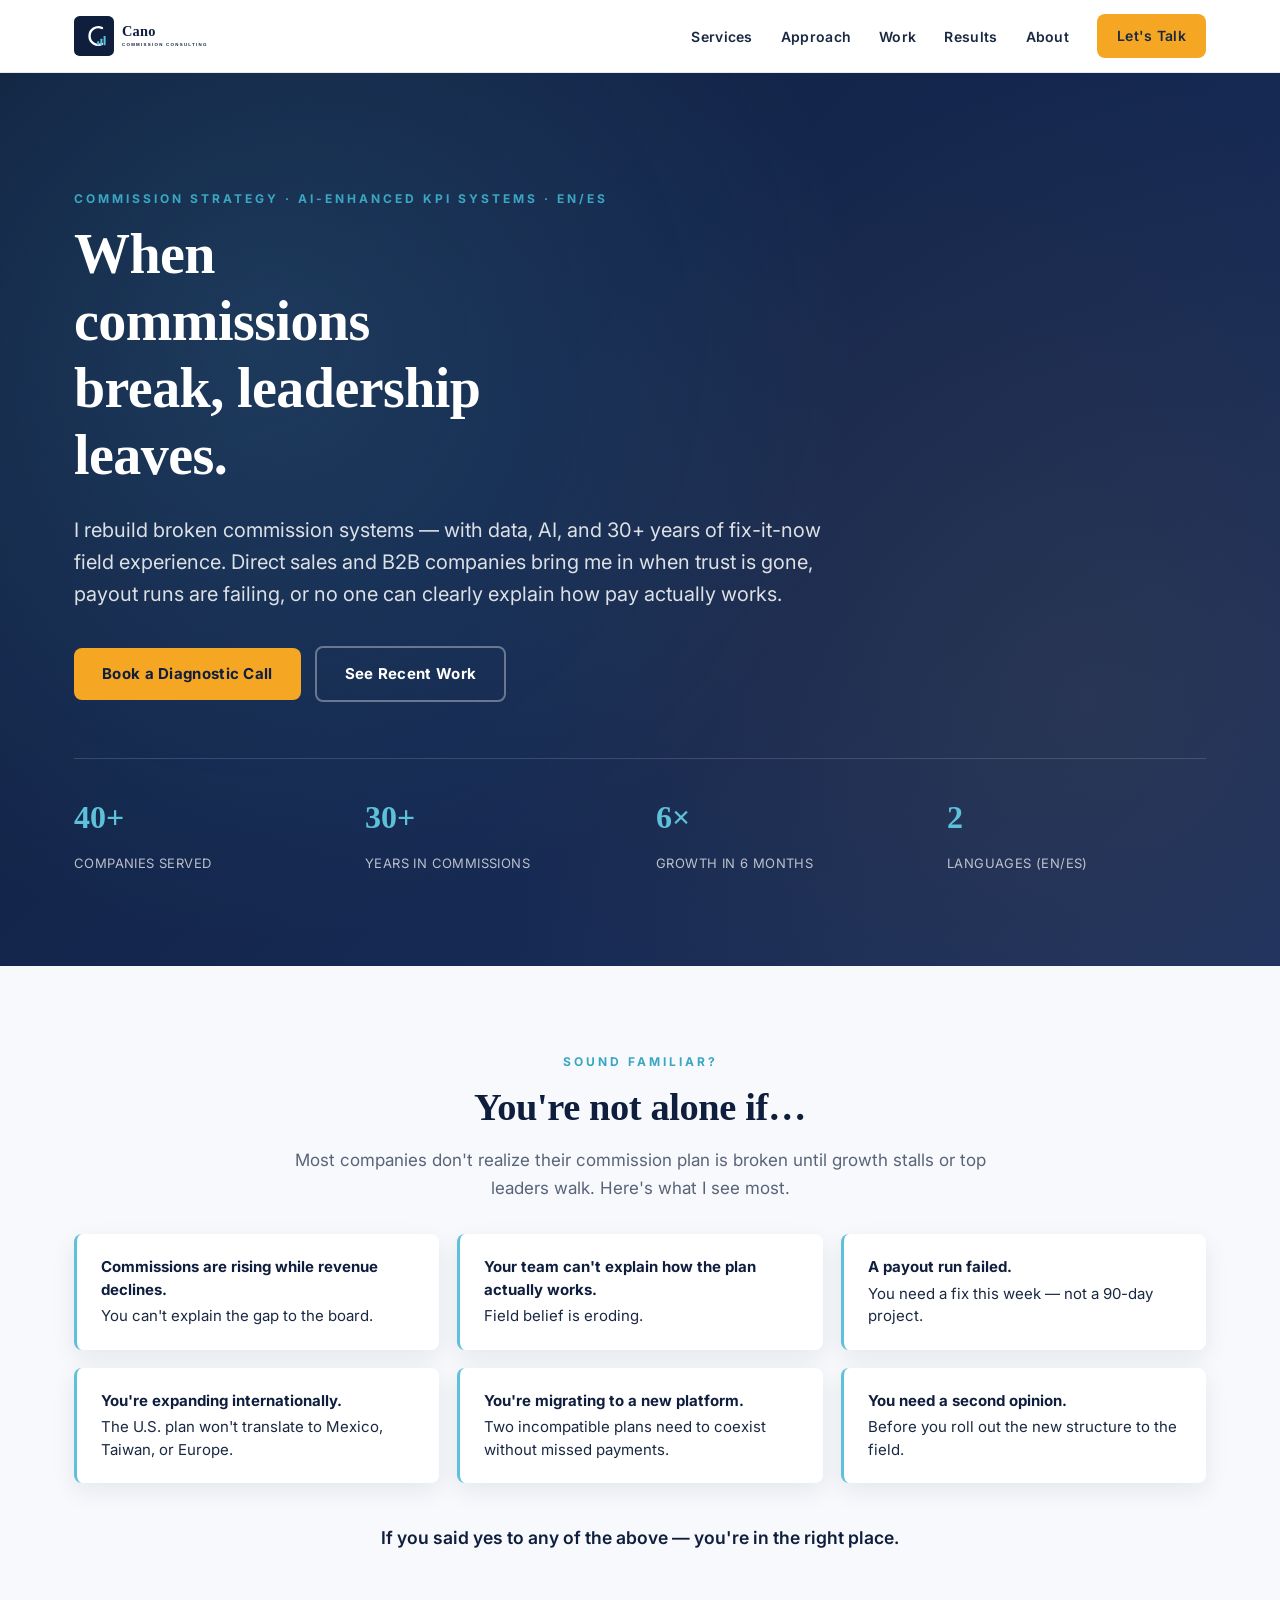
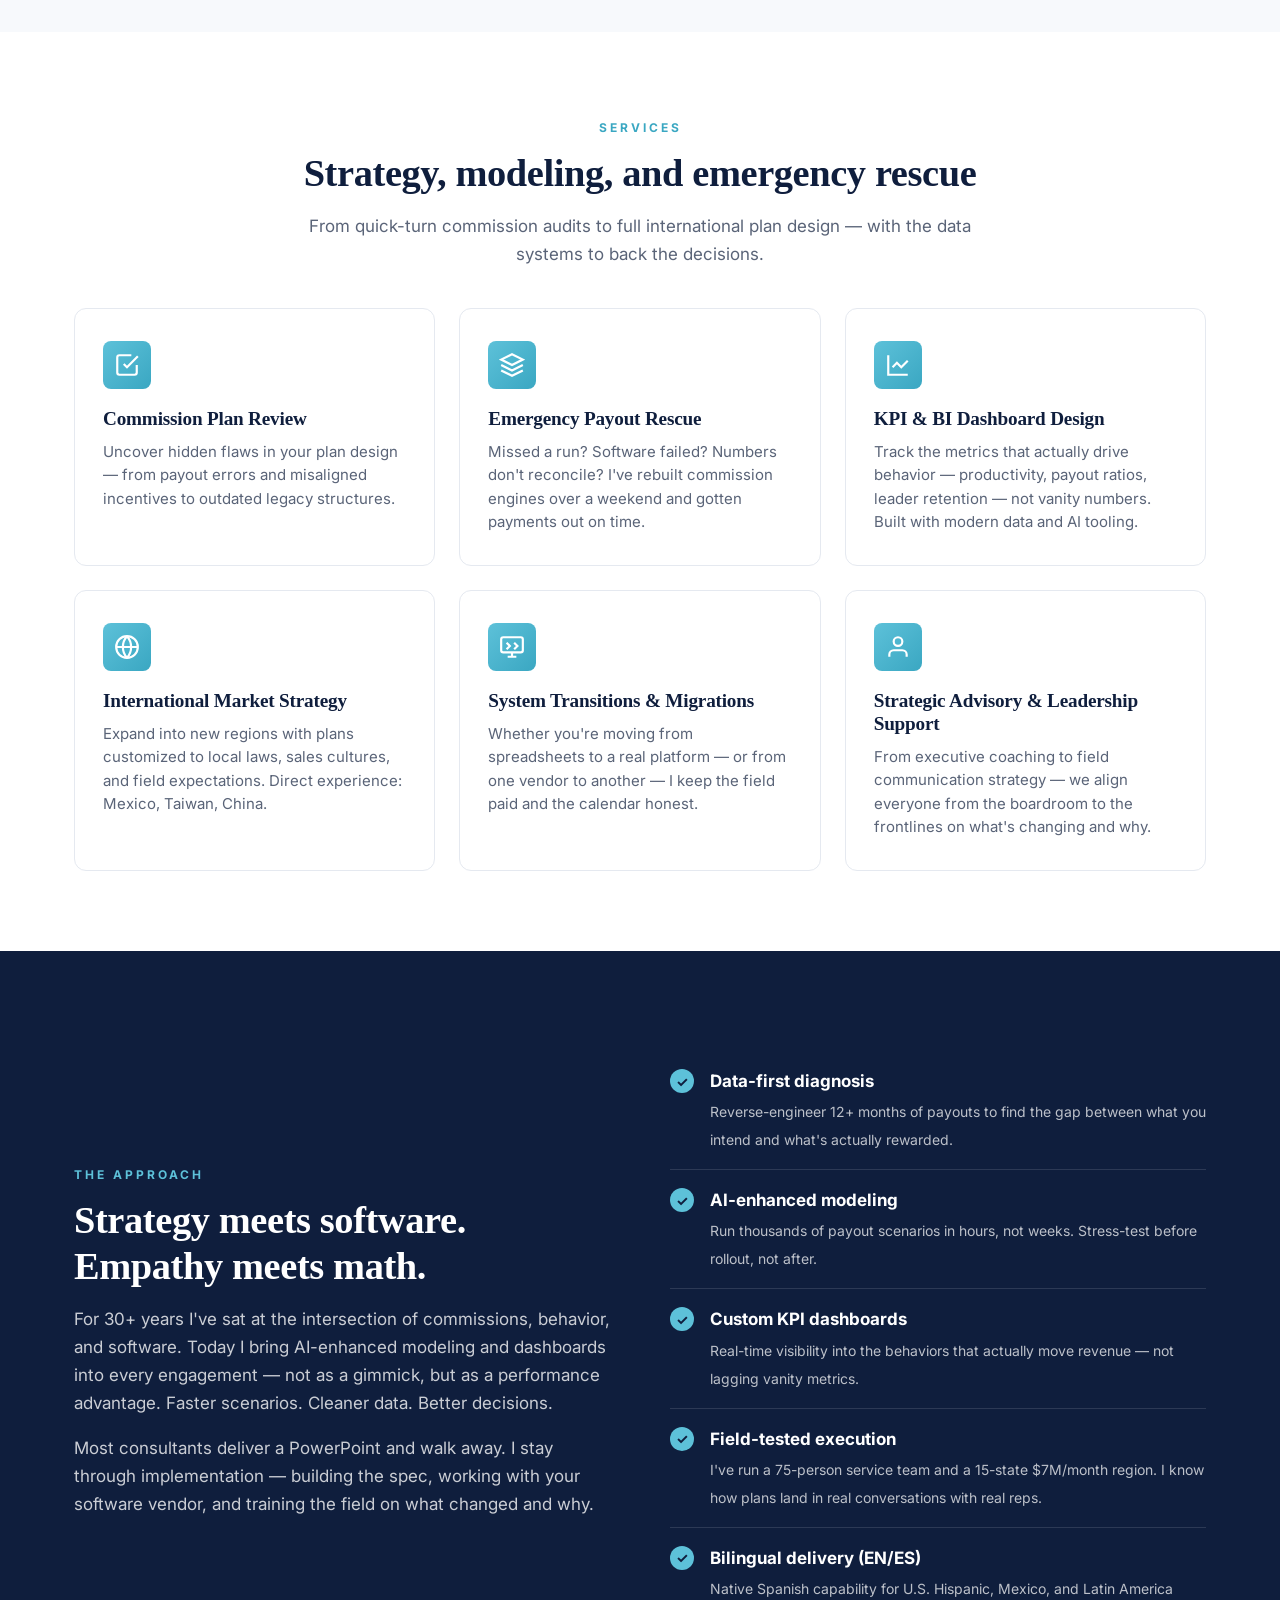
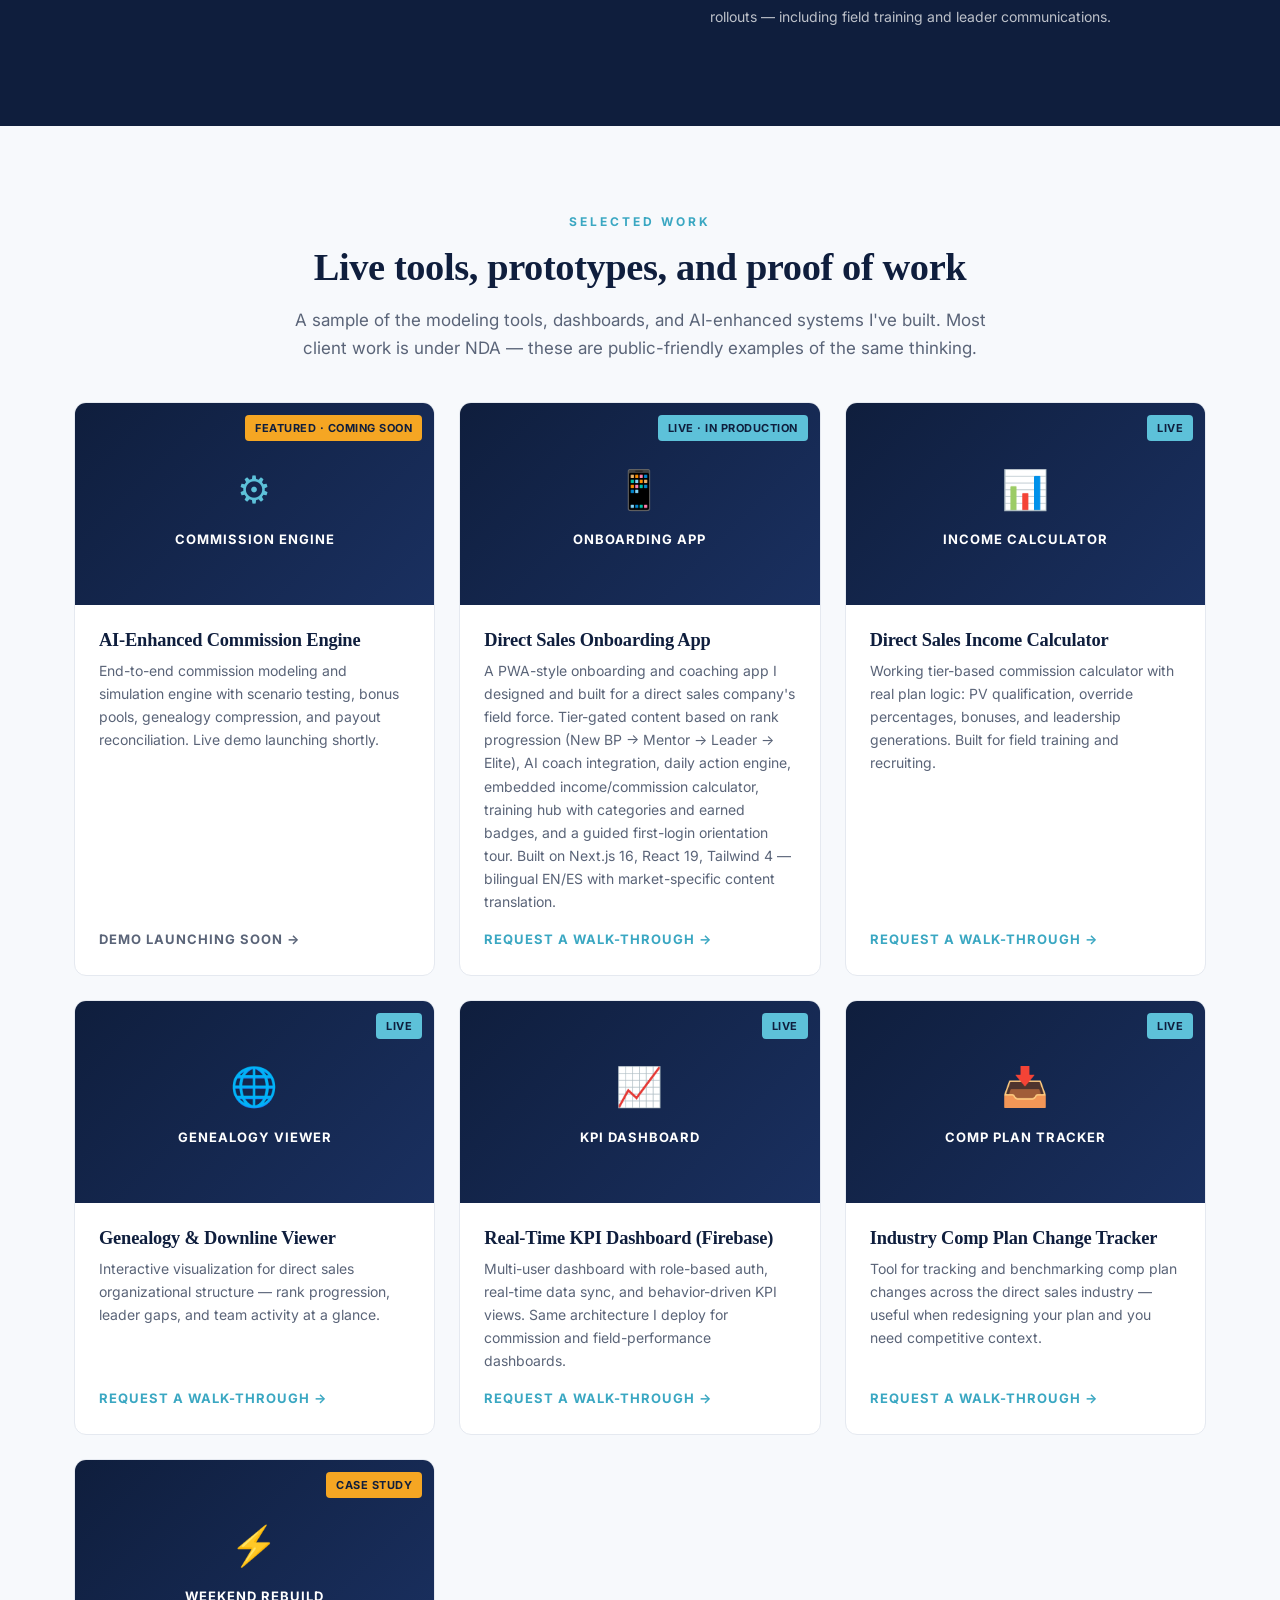
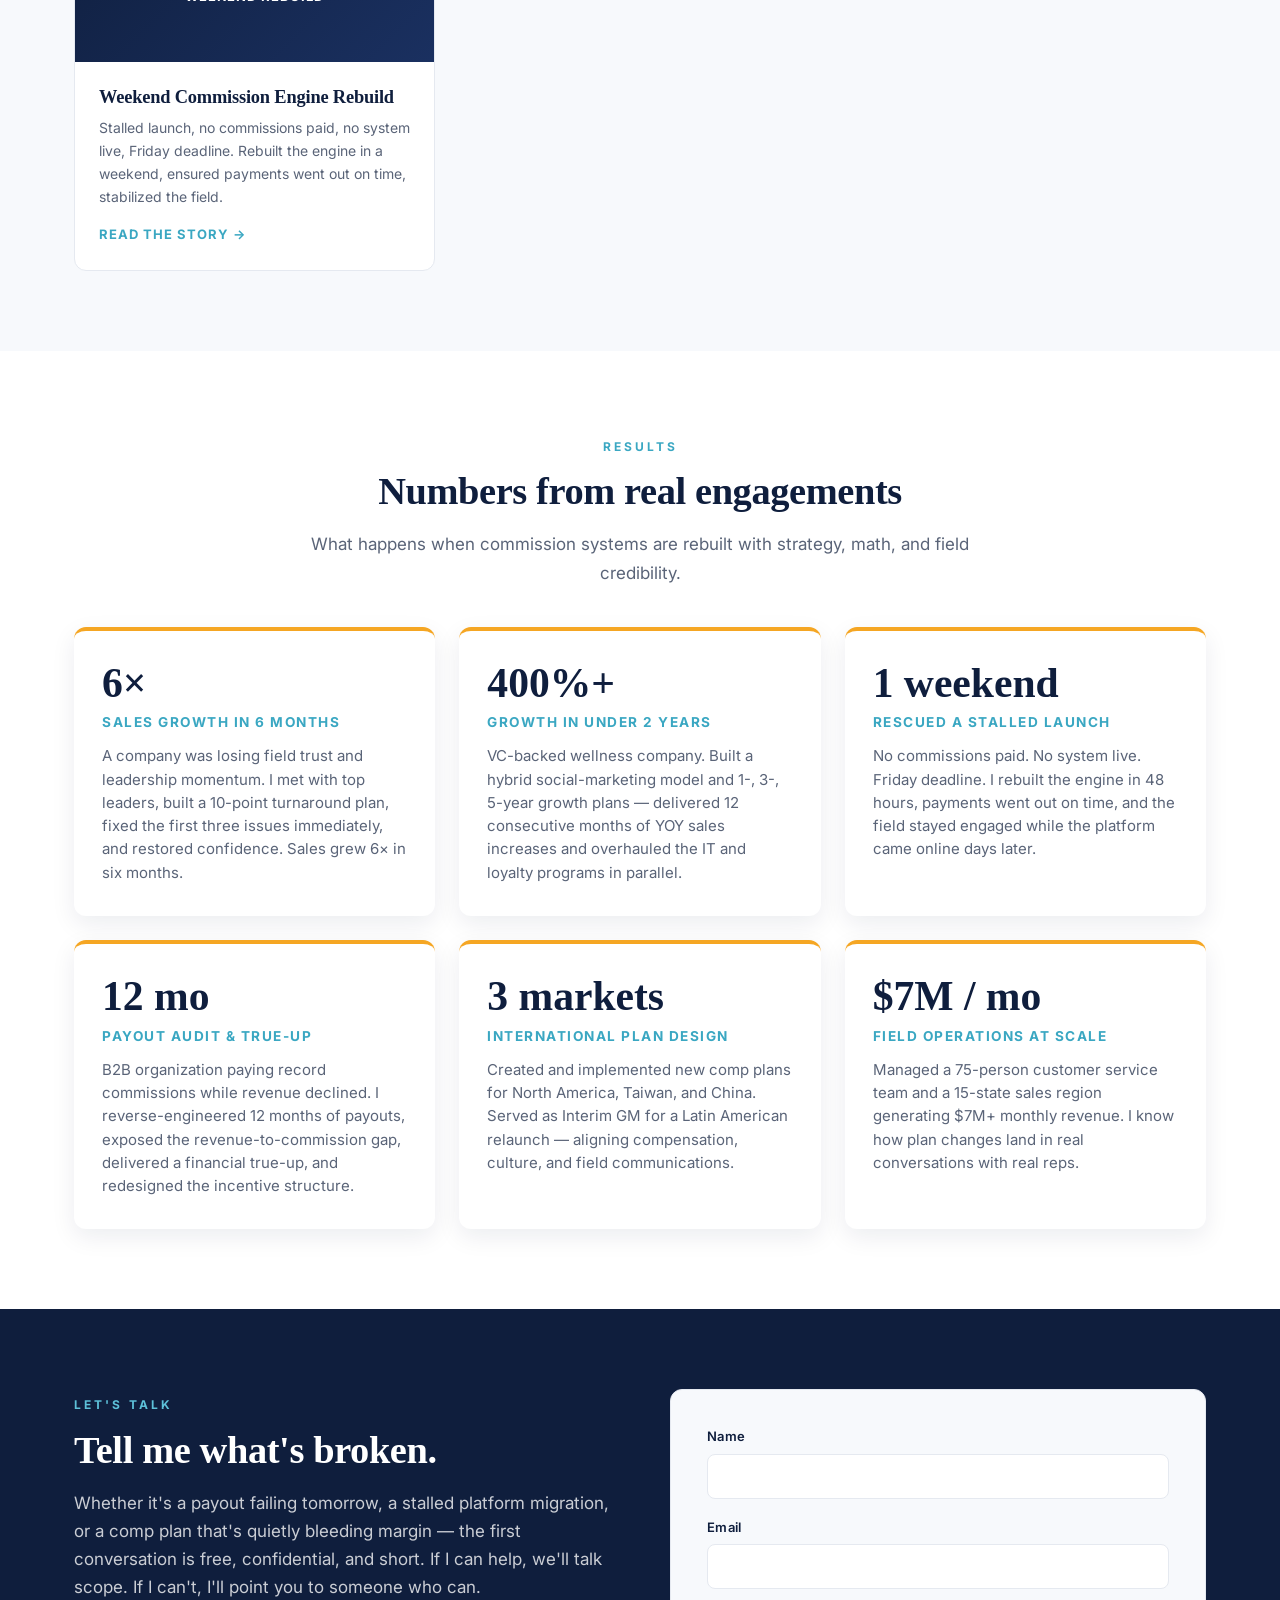
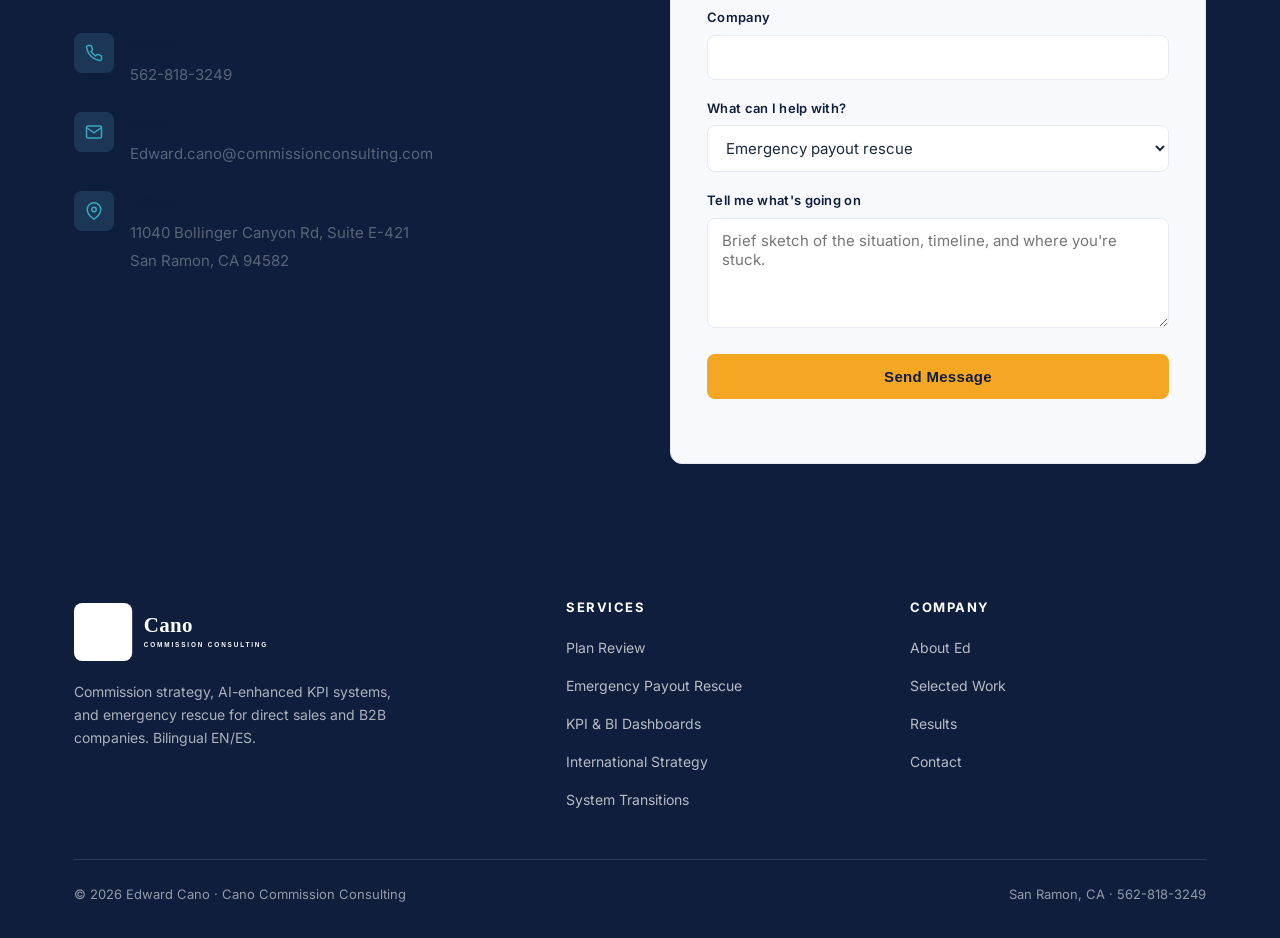
<file: index.html>
<!DOCTYPE html>
<html lang="en">
<head>
<meta charset="UTF-8">
<meta name="viewport" content="width=device-width, initial-scale=1.0">
<title>Cano Commission Consulting — Fix Broken Commission Plans. Rebuild Belief. Drive Growth.</title>
<meta name="description" content="Edward Cano helps direct sales and B2B companies fix broken commission plans, rescue failed payout runs, and design AI-enhanced KPI systems that drive field performance. 40+ companies served across 30+ years.">
<meta name="author" content="Edward Cano">
<meta property="og:title" content="Cano Commission Consulting">
<meta property="og:description" content="Fix broken commission plans. Rebuild belief. Drive growth. AI-enhanced commission strategy and BI dashboards from a 30-year industry veteran.">
<meta property="og:type" content="website">
<meta property="og:url" content="https://commissionconsulting.com/">
<link rel="icon" type="image/svg+xml" href="assets/logomark.svg">
<link rel="preconnect" href="https://fonts.googleapis.com">
<link rel="preconnect" href="https://fonts.gstatic.com" crossorigin>
<link href="https://fonts.googleapis.com/css2?family=Inter:wght@400;500;600;700&display=swap" rel="stylesheet">
<link rel="stylesheet" href="assets/styles.css">
</head>
<body>

<header class="site-header">
  <div class="nav">
    <a href="/" class="nav-logo" aria-label="Cano Commission Consulting home">
      <img src="assets/logo.svg" alt="Cano Commission Consulting">
    </a>
    <button class="nav-toggle" aria-label="Toggle navigation" onclick="document.querySelector('.nav-links').classList.toggle('open')">
      <span></span><span></span><span></span>
    </button>
    <ul class="nav-links">
      <li><a href="#services">Services</a></li>
      <li><a href="#approach">Approach</a></li>
      <li><a href="#work">Work</a></li>
      <li><a href="#results">Results</a></li>
      <li><a href="about.html">About</a></li>
      <li><a href="#contact" class="btn">Let's Talk</a></li>
    </ul>
  </div>
</header>

<section class="hero">
  <div class="container">
    <span class="eyebrow">Commission Strategy &middot; AI-Enhanced KPI Systems &middot; EN/ES</span>
    <h1>When commissions break, leadership leaves.</h1>
    <p class="lead">I rebuild broken commission systems &mdash; with data, AI, and 30+ years of fix-it-now field experience. Direct sales and B2B companies bring me in when trust is gone, payout runs are failing, or no one can clearly explain how pay actually works.</p>
    <div class="hero-cta">
      <a href="#contact" class="btn">Book a Diagnostic Call</a>
      <a href="#work" class="btn btn-secondary">See Recent Work</a>
    </div>
    <div class="hero-meta">
      <div class="hero-stat"><strong>40+</strong><span>COMPANIES SERVED</span></div>
      <div class="hero-stat"><strong>30+</strong><span>YEARS IN COMMISSIONS</span></div>
      <div class="hero-stat"><strong>6&times;</strong><span>GROWTH IN 6 MONTHS</span></div>
      <div class="hero-stat"><strong>2</strong><span>LANGUAGES (EN/ES)</span></div>
    </div>
  </div>
</section>

<section class="section section-surface">
  <div class="container">
    <div class="text-center" style="max-width: 720px; margin: 0 auto;">
      <span class="eyebrow">Sound familiar?</span>
      <h2>You're not alone if&hellip;</h2>
      <p>Most companies don't realize their commission plan is broken until growth stalls or top leaders walk. Here's what I see most.</p>
    </div>
    <div class="pain-grid">
      <div class="pain-item"><strong>Commissions are rising while revenue declines.</strong>You can't explain the gap to the board.</div>
      <div class="pain-item"><strong>Your team can't explain how the plan actually works.</strong>Field belief is eroding.</div>
      <div class="pain-item"><strong>A payout run failed.</strong>You need a fix this week &mdash; not a 90-day project.</div>
      <div class="pain-item"><strong>You're expanding internationally.</strong>The U.S. plan won't translate to Mexico, Taiwan, or Europe.</div>
      <div class="pain-item"><strong>You're migrating to a new platform.</strong>Two incompatible plans need to coexist without missed payments.</div>
      <div class="pain-item"><strong>You need a second opinion.</strong>Before you roll out the new structure to the field.</div>
    </div>
    <p class="pain-cta">If you said yes to any of the above &mdash; you're in the right place.</p>
  </div>
</section>

<section class="section" id="services">
  <div class="container">
    <div class="text-center" style="max-width: 720px; margin: 0 auto;">
      <span class="eyebrow">Services</span>
      <h2>Strategy, modeling, and emergency rescue</h2>
      <p>From quick-turn commission audits to full international plan design &mdash; with the data systems to back the decisions.</p>
    </div>
    <div class="services-grid">

      <div class="service-card">
        <div class="service-icon" aria-hidden="true">
          <svg viewBox="0 0 24 24" fill="none" stroke="currentColor" stroke-width="2"><path d="M9 11l3 3L22 4M21 12v7a2 2 0 01-2 2H5a2 2 0 01-2-2V5a2 2 0 012-2h11"/></svg>
        </div>
        <h3>Commission Plan Review</h3>
        <p>Uncover hidden flaws in your plan design &mdash; from payout errors and misaligned incentives to outdated legacy structures.</p>
      </div>

      <div class="service-card">
        <div class="service-icon" aria-hidden="true">
          <svg viewBox="0 0 24 24" fill="none" stroke="currentColor" stroke-width="2"><path d="M12 2L2 7l10 5 10-5-10-5zM2 17l10 5 10-5M2 12l10 5 10-5"/></svg>
        </div>
        <h3>Emergency Payout Rescue</h3>
        <p>Missed a run? Software failed? Numbers don't reconcile? I've rebuilt commission engines over a weekend and gotten payments out on time.</p>
      </div>

      <div class="service-card">
        <div class="service-icon" aria-hidden="true">
          <svg viewBox="0 0 24 24" fill="none" stroke="currentColor" stroke-width="2"><path d="M3 3v18h18M7 14l4-4 4 4 6-6"/></svg>
        </div>
        <h3>KPI &amp; BI Dashboard Design</h3>
        <p>Track the metrics that actually drive behavior &mdash; productivity, payout ratios, leader retention &mdash; not vanity numbers. Built with modern data and AI tooling.</p>
      </div>

      <div class="service-card">
        <div class="service-icon" aria-hidden="true">
          <svg viewBox="0 0 24 24" fill="none" stroke="currentColor" stroke-width="2"><circle cx="12" cy="12" r="10"/><path d="M2 12h20M12 2a15 15 0 010 20M12 2a15 15 0 000 20"/></svg>
        </div>
        <h3>International Market Strategy</h3>
        <p>Expand into new regions with plans customized to local laws, sales cultures, and field expectations. Direct experience: Mexico, Taiwan, China.</p>
      </div>

      <div class="service-card">
        <div class="service-icon" aria-hidden="true">
          <svg viewBox="0 0 24 24" fill="none" stroke="currentColor" stroke-width="2"><rect x="2" y="3" width="20" height="14" rx="2"/><path d="M8 21h8M12 17v4M7 8l3 3-3 3M14 8l3 3-3 3"/></svg>
        </div>
        <h3>System Transitions &amp; Migrations</h3>
        <p>Whether you're moving from spreadsheets to a real platform &mdash; or from one vendor to another &mdash; I keep the field paid and the calendar honest.</p>
      </div>

      <div class="service-card">
        <div class="service-icon" aria-hidden="true">
          <svg viewBox="0 0 24 24" fill="none" stroke="currentColor" stroke-width="2"><path d="M20 21v-2a4 4 0 00-4-4H8a4 4 0 00-4 4v2"/><circle cx="12" cy="7" r="4"/></svg>
        </div>
        <h3>Strategic Advisory &amp; Leadership Support</h3>
        <p>From executive coaching to field communication strategy &mdash; we align everyone from the boardroom to the frontlines on what's changing and why.</p>
      </div>

    </div>
  </div>
</section>

<section class="section section-dark" id="approach">
  <div class="container">
    <div class="approach">
      <div>
        <span class="eyebrow">The Approach</span>
        <h2>Strategy meets software.<br>Empathy meets math.</h2>
        <p>For 30+ years I've sat at the intersection of commissions, behavior, and software. Today I bring AI-enhanced modeling and dashboards into every engagement &mdash; not as a gimmick, but as a performance advantage. Faster scenarios. Cleaner data. Better decisions.</p>
        <p>Most consultants deliver a PowerPoint and walk away. I stay through implementation &mdash; building the spec, working with your software vendor, and training the field on what changed and why.</p>
      </div>
      <ul class="approach-list">
        <li>
          <span class="check" aria-hidden="true">&#10003;</span>
          <div><strong>Data-first diagnosis</strong><span>Reverse-engineer 12+ months of payouts to find the gap between what you intend and what's actually rewarded.</span></div>
        </li>
        <li>
          <span class="check" aria-hidden="true">&#10003;</span>
          <div><strong>AI-enhanced modeling</strong><span>Run thousands of payout scenarios in hours, not weeks. Stress-test before rollout, not after.</span></div>
        </li>
        <li>
          <span class="check" aria-hidden="true">&#10003;</span>
          <div><strong>Custom KPI dashboards</strong><span>Real-time visibility into the behaviors that actually move revenue &mdash; not lagging vanity metrics.</span></div>
        </li>
        <li>
          <span class="check" aria-hidden="true">&#10003;</span>
          <div><strong>Field-tested execution</strong><span>I've run a 75-person service team and a 15-state $7M/month region. I know how plans land in real conversations with real reps.</span></div>
        </li>
        <li>
          <span class="check" aria-hidden="true">&#10003;</span>
          <div><strong>Bilingual delivery (EN/ES)</strong><span>Native Spanish capability for U.S. Hispanic, Mexico, and Latin America rollouts &mdash; including field training and leader communications.</span></div>
        </li>
      </ul>
    </div>
  </div>
</section>

<section class="section section-surface" id="work">
  <div class="container">
    <div class="text-center" style="max-width: 720px; margin: 0 auto;">
      <span class="eyebrow">Selected Work</span>
      <h2>Live tools, prototypes, and proof of work</h2>
      <p>A sample of the modeling tools, dashboards, and AI-enhanced systems I've built. Most client work is under NDA &mdash; these are public-friendly examples of the same thinking.</p>
    </div>
    <div class="demos-grid">

      <div class="demo-card">
        <div class="demo-thumb">
          <span class="badge">Featured &middot; Coming Soon</span>
          <div style="text-align:center;padding:24px;">
            <div style="font-size:2.4rem;margin-bottom:8px;color:var(--teal);">&#9881;</div>
            <strong style="color:#fff;">Commission Engine</strong>
          </div>
        </div>
        <div class="demo-body">
          <h3>AI-Enhanced Commission Engine</h3>
          <p>End-to-end commission modeling and simulation engine with scenario testing, bonus pools, genealogy compression, and payout reconciliation. Live demo launching shortly.</p>
          <span class="demo-link disabled">Demo launching soon &rarr;</span>
        </div>
      </div>

      <div class="demo-card">
        <div class="demo-thumb">
          <span class="badge badge-live">Live &middot; In Production</span>
          <div style="text-align:center;padding:24px;">
            <div style="font-size:2.4rem;margin-bottom:8px;color:var(--teal);">&#128241;</div>
            <strong style="color:#fff;">Onboarding App</strong>
          </div>
        </div>
        <div class="demo-body">
          <h3>Direct Sales Onboarding App</h3>
          <p>A PWA-style onboarding and coaching app I designed and built for a direct sales company's field force. Tier-gated content based on rank progression (New BP &rarr; Mentor &rarr; Leader &rarr; Elite), AI coach integration, daily action engine, embedded income/commission calculator, training hub with categories and earned badges, and a guided first-login orientation tour. Built on Next.js 16, React 19, Tailwind 4 &mdash; bilingual EN/ES with market-specific content translation.</p>
          <a href="#contact" class="demo-link">Request a walk-through &rarr;</a>
        </div>
      </div>

      <div class="demo-card">
        <div class="demo-thumb">
          <span class="badge badge-live">Live</span>
          <div style="text-align:center;padding:24px;">
            <div style="font-size:2.4rem;margin-bottom:8px;color:var(--teal);">&#128202;</div>
            <strong style="color:#fff;">Income Calculator</strong>
          </div>
        </div>
        <div class="demo-body">
          <h3>Direct Sales Income Calculator</h3>
          <p>Working tier-based commission calculator with real plan logic: PV qualification, override percentages, bonuses, and leadership generations. Built for field training and recruiting.</p>
          <a href="#contact" class="demo-link">Request a walk-through &rarr;</a>
        </div>
      </div>

      <div class="demo-card">
        <div class="demo-thumb">
          <span class="badge badge-live">Live</span>
          <div style="text-align:center;padding:24px;">
            <div style="font-size:2.4rem;margin-bottom:8px;color:var(--teal);">&#127760;</div>
            <strong style="color:#fff;">Genealogy Viewer</strong>
          </div>
        </div>
        <div class="demo-body">
          <h3>Genealogy &amp; Downline Viewer</h3>
          <p>Interactive visualization for direct sales organizational structure &mdash; rank progression, leader gaps, and team activity at a glance.</p>
          <a href="#contact" class="demo-link">Request a walk-through &rarr;</a>
        </div>
      </div>

      <div class="demo-card">
        <div class="demo-thumb">
          <span class="badge badge-live">Live</span>
          <div style="text-align:center;padding:24px;">
            <div style="font-size:2.4rem;margin-bottom:8px;color:var(--teal);">&#128200;</div>
            <strong style="color:#fff;">KPI Dashboard</strong>
          </div>
        </div>
        <div class="demo-body">
          <h3>Real-Time KPI Dashboard (Firebase)</h3>
          <p>Multi-user dashboard with role-based auth, real-time data sync, and behavior-driven KPI views. Same architecture I deploy for commission and field-performance dashboards.</p>
          <a href="#contact" class="demo-link">Request a walk-through &rarr;</a>
        </div>
      </div>

      <div class="demo-card">
        <div class="demo-thumb">
          <span class="badge badge-live">Live</span>
          <div style="text-align:center;padding:24px;">
            <div style="font-size:2.4rem;margin-bottom:8px;color:var(--teal);">&#128229;</div>
            <strong style="color:#fff;">Comp Plan Tracker</strong>
          </div>
        </div>
        <div class="demo-body">
          <h3>Industry Comp Plan Change Tracker</h3>
          <p>Tool for tracking and benchmarking comp plan changes across the direct sales industry &mdash; useful when redesigning your plan and you need competitive context.</p>
          <a href="#contact" class="demo-link">Request a walk-through &rarr;</a>
        </div>
      </div>

      <div class="demo-card">
        <div class="demo-thumb">
          <span class="badge">Case Study</span>
          <div style="text-align:center;padding:24px;">
            <div style="font-size:2.4rem;margin-bottom:8px;color:var(--teal);">&#9889;</div>
            <strong style="color:#fff;">Weekend Rebuild</strong>
          </div>
        </div>
        <div class="demo-body">
          <h3>Weekend Commission Engine Rebuild</h3>
          <p>Stalled launch, no commissions paid, no system live, Friday deadline. Rebuilt the engine in a weekend, ensured payments went out on time, stabilized the field.</p>
          <a href="#contact" class="demo-link">Read the story &rarr;</a>
        </div>
      </div>

    </div>
  </div>
</section>

<section class="section" id="results">
  <div class="container">
    <div class="text-center" style="max-width: 720px; margin: 0 auto;">
      <span class="eyebrow">Results</span>
      <h2>Numbers from real engagements</h2>
      <p>What happens when commission systems are rebuilt with strategy, math, and field credibility.</p>
    </div>
    <div class="cases-grid">

      <div class="case-card">
        <div class="case-stat">6&times;</div>
        <h3>Sales growth in 6 months</h3>
        <p>A company was losing field trust and leadership momentum. I met with top leaders, built a 10-point turnaround plan, fixed the first three issues immediately, and restored confidence. Sales grew 6&times; in six months.</p>
      </div>

      <div class="case-card">
        <div class="case-stat">400%+</div>
        <h3>Growth in under 2 years</h3>
        <p>VC-backed wellness company. Built a hybrid social-marketing model and 1-, 3-, 5-year growth plans &mdash; delivered 12 consecutive months of YOY sales increases and overhauled the IT and loyalty programs in parallel.</p>
      </div>

      <div class="case-card">
        <div class="case-stat">1 weekend</div>
        <h3>Rescued a stalled launch</h3>
        <p>No commissions paid. No system live. Friday deadline. I rebuilt the engine in 48 hours, payments went out on time, and the field stayed engaged while the platform came online days later.</p>
      </div>

      <div class="case-card">
        <div class="case-stat">12 mo</div>
        <h3>Payout audit &amp; true-up</h3>
        <p>B2B organization paying record commissions while revenue declined. I reverse-engineered 12 months of payouts, exposed the revenue-to-commission gap, delivered a financial true-up, and redesigned the incentive structure.</p>
      </div>

      <div class="case-card">
        <div class="case-stat">3 markets</div>
        <h3>International plan design</h3>
        <p>Created and implemented new comp plans for North America, Taiwan, and China. Served as Interim GM for a Latin American relaunch &mdash; aligning compensation, culture, and field communications.</p>
      </div>

      <div class="case-card">
        <div class="case-stat">$7M / mo</div>
        <h3>Field operations at scale</h3>
        <p>Managed a 75-person customer service team and a 15-state sales region generating $7M+ monthly revenue. I know how plan changes land in real conversations with real reps.</p>
      </div>

    </div>
  </div>
</section>

<section class="section section-dark" id="contact">
  <div class="container">
    <div class="contact-grid">
      <div>
        <span class="eyebrow">Let's Talk</span>
        <h2>Tell me what's broken.</h2>
        <p>Whether it's a payout failing tomorrow, a stalled platform migration, or a comp plan that's quietly bleeding margin &mdash; the first conversation is free, confidential, and short. If I can help, we'll talk scope. If I can't, I'll point you to someone who can.</p>

        <div style="margin-top: 32px;">
          <div class="contact-detail">
            <div class="contact-icon" aria-hidden="true">
              <svg viewBox="0 0 24 24" fill="none" stroke="currentColor" stroke-width="2"><path d="M22 16.92v3a2 2 0 01-2.18 2 19.79 19.79 0 01-8.63-3.07 19.5 19.5 0 01-6-6 19.79 19.79 0 01-3.07-8.67A2 2 0 014.11 2h3a2 2 0 012 1.72 12.84 12.84 0 00.7 2.81 2 2 0 01-.45 2.11L8.09 9.91a16 16 0 006 6l1.27-1.27a2 2 0 012.11-.45 12.84 12.84 0 002.81.7A2 2 0 0122 16.92z"/></svg>
            </div>
            <div><strong>Phone</strong><a href="tel:5628183249">562-818-3249</a></div>
          </div>
          <div class="contact-detail">
            <div class="contact-icon" aria-hidden="true">
              <svg viewBox="0 0 24 24" fill="none" stroke="currentColor" stroke-width="2"><path d="M4 4h16c1.1 0 2 .9 2 2v12c0 1.1-.9 2-2 2H4c-1.1 0-2-.9-2-2V6c0-1.1.9-2 2-2z"/><polyline points="22,6 12,13 2,6"/></svg>
            </div>
            <div><strong>Email</strong><a href="mailto:Edward.cano@commissionconsulting.com">Edward.cano@commissionconsulting.com</a></div>
          </div>
          <div class="contact-detail">
            <div class="contact-icon" aria-hidden="true">
              <svg viewBox="0 0 24 24" fill="none" stroke="currentColor" stroke-width="2"><path d="M21 10c0 7-9 13-9 13s-9-6-9-13a9 9 0 0118 0z"/><circle cx="12" cy="10" r="3"/></svg>
            </div>
            <div><strong>Office</strong><span>11040 Bollinger Canyon Rd, Suite E-421<br>San Ramon, CA 94582</span></div>
          </div>
        </div>
      </div>

      <form class="contact-form" id="contact-form" action="https://api.web3forms.com/submit" method="POST">
        <!-- Web3Forms delivers submissions by email; the access key is meant to be public. -->
        <input type="hidden" name="access_key" value="df311fd8-5e30-4222-9533-66da8f23968f">
        <input type="hidden" name="subject" value="New inquiry from commissionconsulting.com">
        <input type="hidden" name="from_name" value="Commission Consulting website">
        <input type="checkbox" name="botcheck" class="form-honeypot" tabindex="-1" autocomplete="off" aria-hidden="true">
        <div class="form-row">
          <label for="name">Name</label>
          <input type="text" id="name" name="name" required>
        </div>
        <div class="form-row">
          <label for="email">Email</label>
          <input type="email" id="email" name="email" required>
        </div>
        <div class="form-row">
          <label for="company">Company</label>
          <input type="text" id="company" name="company">
        </div>
        <div class="form-row">
          <label for="topic">What can I help with?</label>
          <select id="topic" name="topic">
            <option>Emergency payout rescue</option>
            <option>Commission plan review</option>
            <option>KPI / BI dashboard design</option>
            <option>System transition or migration</option>
            <option>International market expansion</option>
            <option>Strategic advisory</option>
            <option>Other</option>
          </select>
        </div>
        <div class="form-row">
          <label for="message">Tell me what's going on</label>
          <textarea id="message" name="message" placeholder="Brief sketch of the situation, timeline, and where you're stuck."></textarea>
        </div>
        <button type="submit" class="btn">Send Message</button>
        <p class="form-status" id="form-status" role="status" aria-live="polite"></p>
        <div class="form-success" id="form-success" hidden>
          <div class="form-success-check" aria-hidden="true">&#10003;</div>
          <h3>Thanks &mdash; message received!</h3>
          <p>I'll get back to you within one business day. If it's urgent, call 562-818-3249.</p>
          <button type="button" class="btn-link" id="form-again">Send another message</button>
        </div>
      </form>
      <script>
        (function () {
          var form = document.getElementById('contact-form');
          var status = document.getElementById('form-status');
          var button = form.querySelector('button[type="submit"]');
          var success = document.getElementById('form-success');
          document.getElementById('form-again').addEventListener('click', function () {
            success.hidden = true;
            form.classList.remove('is-sent');
          });
          form.addEventListener('submit', function (e) {
            e.preventDefault();
            var data = new FormData(form);
            data.set('subject', 'New inquiry: ' + data.get('topic') + ' (' + data.get('name') + ')');
            button.disabled = true;
            button.textContent = 'Sending…';
            status.className = 'form-status';
            status.textContent = '';
            fetch(form.action, { method: 'POST', body: data, headers: { Accept: 'application/json' } })
              .then(function (res) { return res.json(); })
              .then(function (json) {
                if (!json.success) throw new Error(json.message || 'Send failed');
                form.reset();
                form.classList.add('is-sent');
                success.hidden = false;
                success.scrollIntoView({ behavior: 'smooth', block: 'center' });
              })
              .catch(function () {
                status.className = 'form-status form-status-error';
                status.textContent = 'Something went wrong. Please email Edward.cano@commissionconsulting.com or call 562-818-3249.';
              })
              .then(function () {
                button.disabled = false;
                button.textContent = 'Send Message';
              });
          });
        })();
      </script>
    </div>
  </div>
</section>

<footer class="site-footer">
  <div class="container">
    <div class="footer-grid">
      <div class="footer-brand">
        <img src="assets/logo.svg" alt="Cano Commission Consulting">
        <p>Commission strategy, AI-enhanced KPI systems, and emergency rescue for direct sales and B2B companies. Bilingual EN/ES.</p>
      </div>
      <div class="footer-col">
        <h4>Services</h4>
        <ul>
          <li><a href="#services">Plan Review</a></li>
          <li><a href="#services">Emergency Payout Rescue</a></li>
          <li><a href="#services">KPI &amp; BI Dashboards</a></li>
          <li><a href="#services">International Strategy</a></li>
          <li><a href="#services">System Transitions</a></li>
        </ul>
      </div>
      <div class="footer-col">
        <h4>Company</h4>
        <ul>
          <li><a href="about.html">About Ed</a></li>
          <li><a href="#work">Selected Work</a></li>
          <li><a href="#results">Results</a></li>
          <li><a href="#contact">Contact</a></li>
        </ul>
      </div>
    </div>
    <div class="footer-bottom">
      <span>&copy; 2026 Edward Cano &middot; Cano Commission Consulting</span>
      <span>San Ramon, CA &middot; 562-818-3249</span>
    </div>
  </div>
</footer>

</body>
</html>
</file>
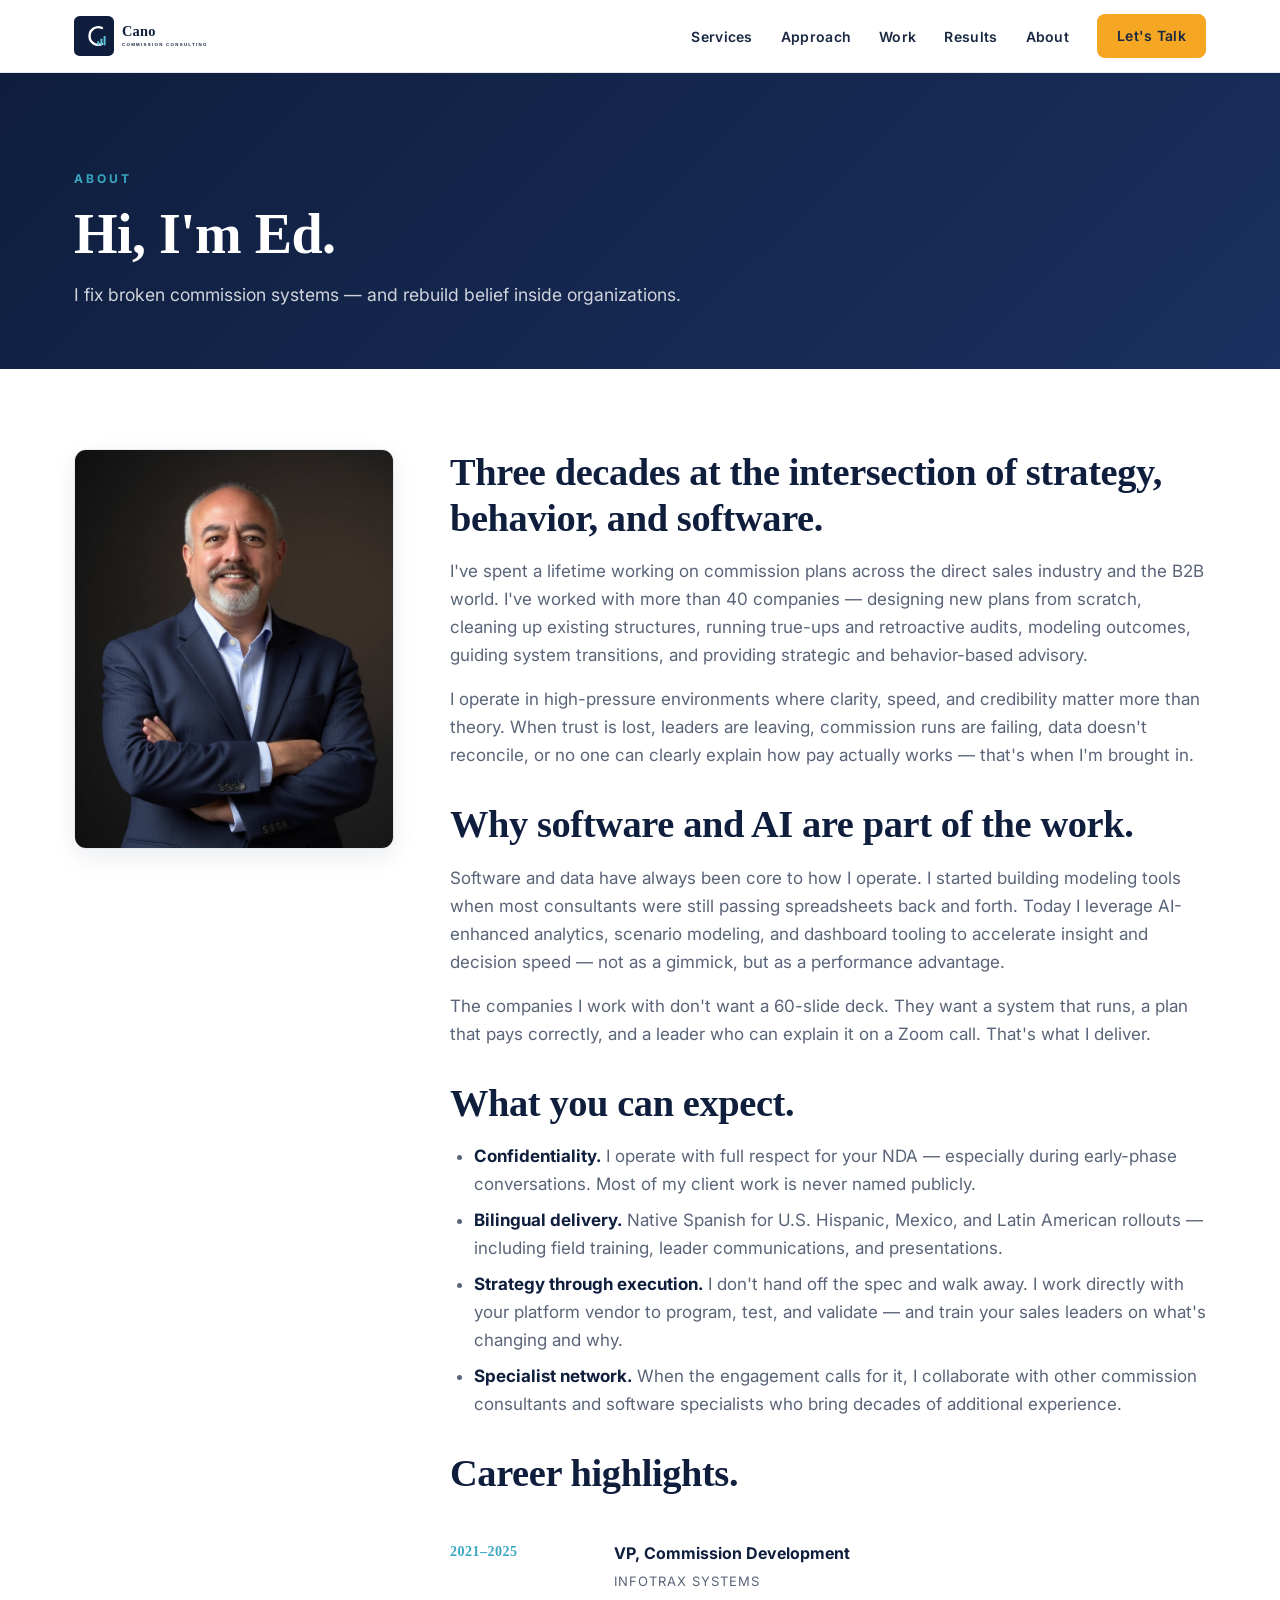
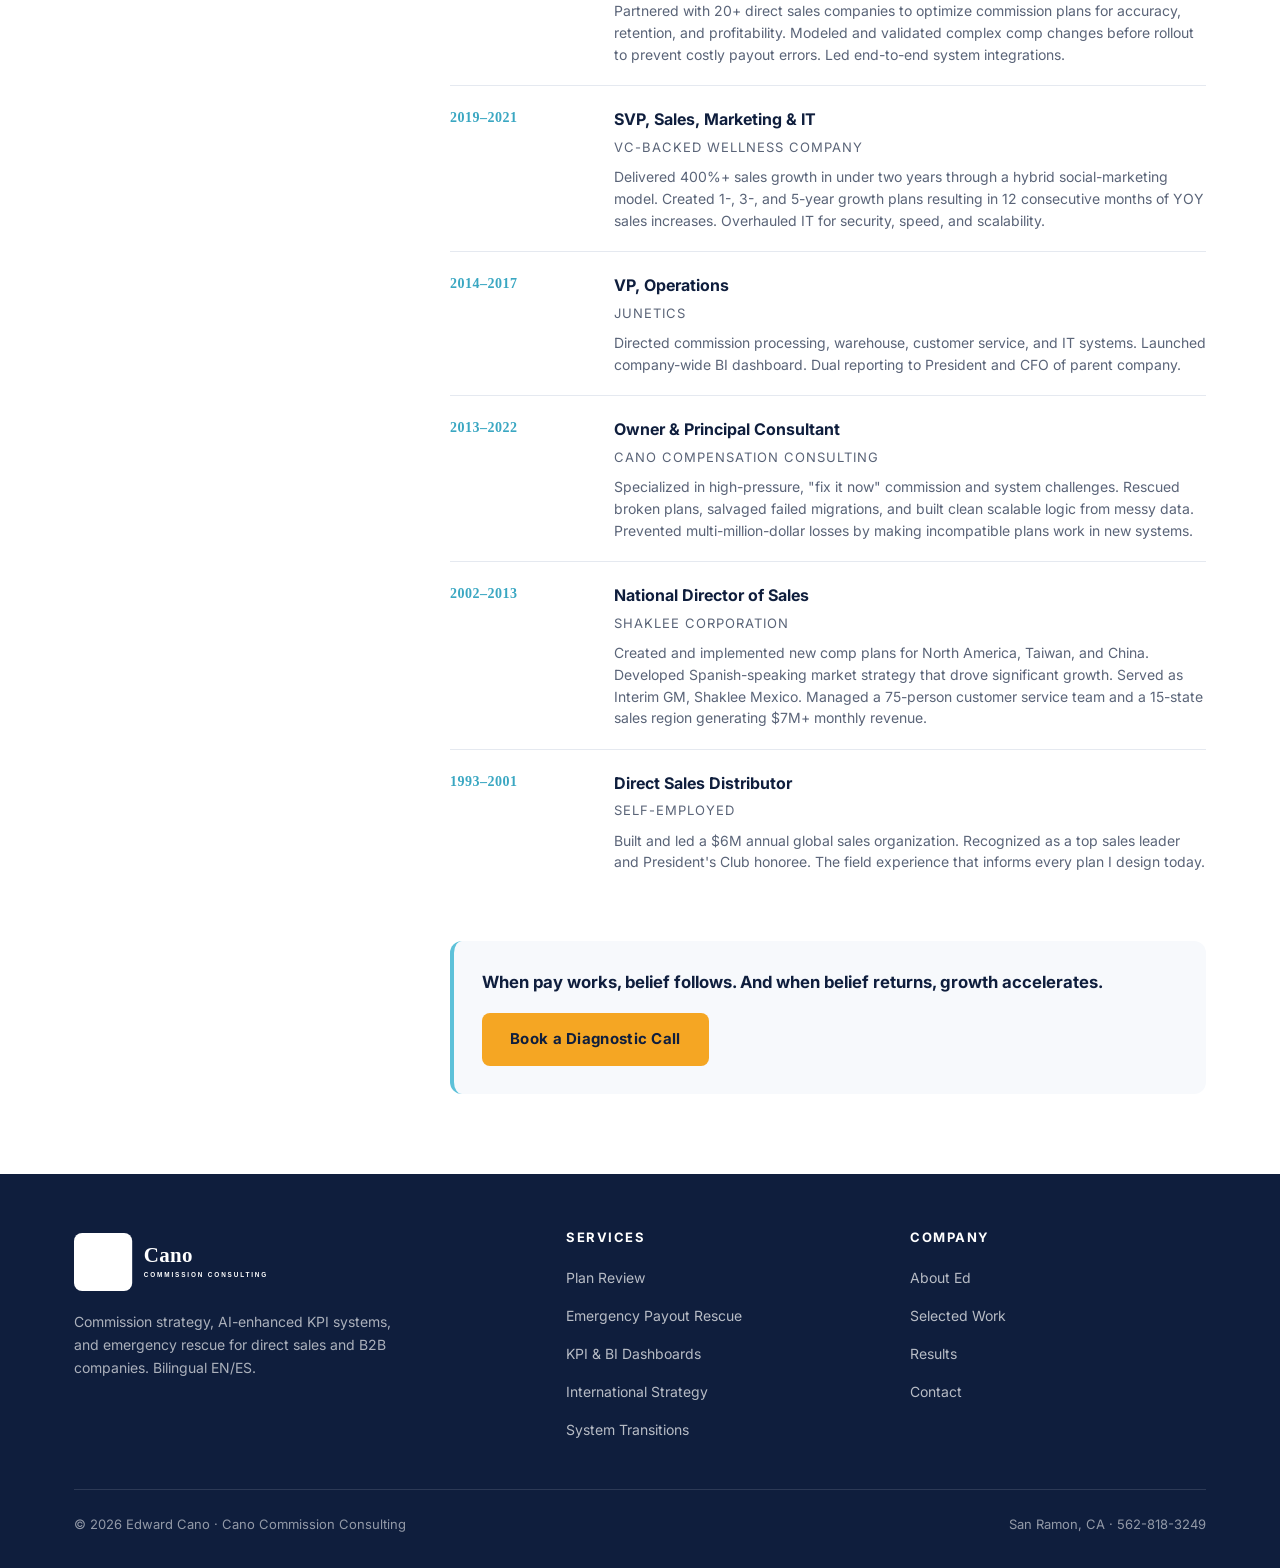
<file: about.html>
<!DOCTYPE html>
<html lang="en">
<head>
<meta charset="UTF-8">
<meta name="viewport" content="width=device-width, initial-scale=1.0">
<title>About Edward Cano — Cano Commission Consulting</title>
<meta name="description" content="Edward Cano has spent 30+ years rebuilding commission systems for direct sales and B2B companies. Former VP, Interim GM, and founder of Cano Compensation Consulting. Bilingual EN/ES.">
<link rel="icon" type="image/svg+xml" href="assets/logomark.svg">
<link rel="preconnect" href="https://fonts.googleapis.com">
<link rel="preconnect" href="https://fonts.gstatic.com" crossorigin>
<link href="https://fonts.googleapis.com/css2?family=Inter:wght@400;500;600;700&display=swap" rel="stylesheet">
<link rel="stylesheet" href="assets/styles.css">
</head>
<body>

<header class="site-header">
  <div class="nav">
    <a href="index.html" class="nav-logo" aria-label="Cano Commission Consulting home">
      <img src="assets/logo.svg" alt="Cano Commission Consulting">
    </a>
    <button class="nav-toggle" aria-label="Toggle navigation" onclick="document.querySelector('.nav-links').classList.toggle('open')">
      <span></span><span></span><span></span>
    </button>
    <ul class="nav-links">
      <li><a href="index.html#services">Services</a></li>
      <li><a href="index.html#approach">Approach</a></li>
      <li><a href="index.html#work">Work</a></li>
      <li><a href="index.html#results">Results</a></li>
      <li><a href="about.html">About</a></li>
      <li><a href="index.html#contact" class="btn">Let's Talk</a></li>
    </ul>
  </div>
</header>

<section class="about-hero">
  <div class="container">
    <span class="eyebrow">About</span>
    <h1>Hi, I'm Ed.</h1>
    <p>I fix broken commission systems &mdash; and rebuild belief inside organizations.</p>
  </div>
</section>

<section class="section">
  <div class="container">
    <div class="about-grid">
      <div class="about-photo">
        <!-- Replace with your headshot: assets/ed-cano.jpg -->
        <img src="assets/ed-cano.jpg" alt="Edward Cano" onerror="this.style.display='none'; this.nextElementSibling.style.display='flex';">
        <div class="about-photo-placeholder" style="display:none;">
          Headshot placeholder<br><br>Drop your photo at:<br><code>assets/ed-cano.jpg</code>
        </div>
      </div>

      <div class="about-body">
        <h2>Three decades at the intersection of strategy, behavior, and software.</h2>
        <p>I've spent a lifetime working on commission plans across the direct sales industry and the B2B world. I've worked with more than 40 companies &mdash; designing new plans from scratch, cleaning up existing structures, running true-ups and retroactive audits, modeling outcomes, guiding system transitions, and providing strategic and behavior-based advisory.</p>
        <p>I operate in high-pressure environments where clarity, speed, and credibility matter more than theory. When trust is lost, leaders are leaving, commission runs are failing, data doesn't reconcile, or no one can clearly explain how pay actually works &mdash; that's when I'm brought in.</p>

        <h2>Why software and AI are part of the work.</h2>
        <p>Software and data have always been core to how I operate. I started building modeling tools when most consultants were still passing spreadsheets back and forth. Today I leverage AI-enhanced analytics, scenario modeling, and dashboard tooling to accelerate insight and decision speed &mdash; not as a gimmick, but as a performance advantage.</p>
        <p>The companies I work with don't want a 60-slide deck. They want a system that runs, a plan that pays correctly, and a leader who can explain it on a Zoom call. That's what I deliver.</p>

        <h2>What you can expect.</h2>
        <ul>
          <li><strong>Confidentiality.</strong> I operate with full respect for your NDA &mdash; especially during early-phase conversations. Most of my client work is never named publicly.</li>
          <li><strong>Bilingual delivery.</strong> Native Spanish for U.S. Hispanic, Mexico, and Latin American rollouts &mdash; including field training, leader communications, and presentations.</li>
          <li><strong>Strategy through execution.</strong> I don't hand off the spec and walk away. I work directly with your platform vendor to program, test, and validate &mdash; and train your sales leaders on what's changing and why.</li>
          <li><strong>Specialist network.</strong> When the engagement calls for it, I collaborate with other commission consultants and software specialists who bring decades of additional experience.</li>
        </ul>

        <h2>Career highlights.</h2>
        <div class="timeline">

          <div class="timeline-item">
            <div class="timeline-years">2021&ndash;2025</div>
            <div>
              <div class="timeline-role">VP, Commission Development</div>
              <div class="timeline-company">InfoTrax Systems</div>
              <div class="timeline-body">Partnered with 20+ direct sales companies to optimize commission plans for accuracy, retention, and profitability. Modeled and validated complex comp changes before rollout to prevent costly payout errors. Led end-to-end system integrations.</div>
            </div>
          </div>

          <div class="timeline-item">
            <div class="timeline-years">2019&ndash;2021</div>
            <div>
              <div class="timeline-role">SVP, Sales, Marketing &amp; IT</div>
              <div class="timeline-company">VC-Backed Wellness Company</div>
              <div class="timeline-body">Delivered 400%+ sales growth in under two years through a hybrid social-marketing model. Created 1-, 3-, and 5-year growth plans resulting in 12 consecutive months of YOY sales increases. Overhauled IT for security, speed, and scalability.</div>
            </div>
          </div>

          <div class="timeline-item">
            <div class="timeline-years">2014&ndash;2017</div>
            <div>
              <div class="timeline-role">VP, Operations</div>
              <div class="timeline-company">JUNETICS</div>
              <div class="timeline-body">Directed commission processing, warehouse, customer service, and IT systems. Launched company-wide BI dashboard. Dual reporting to President and CFO of parent company.</div>
            </div>
          </div>

          <div class="timeline-item">
            <div class="timeline-years">2013&ndash;2022</div>
            <div>
              <div class="timeline-role">Owner &amp; Principal Consultant</div>
              <div class="timeline-company">Cano Compensation Consulting</div>
              <div class="timeline-body">Specialized in high-pressure, "fix it now" commission and system challenges. Rescued broken plans, salvaged failed migrations, and built clean scalable logic from messy data. Prevented multi-million-dollar losses by making incompatible plans work in new systems.</div>
            </div>
          </div>

          <div class="timeline-item">
            <div class="timeline-years">2002&ndash;2013</div>
            <div>
              <div class="timeline-role">National Director of Sales</div>
              <div class="timeline-company">Shaklee Corporation</div>
              <div class="timeline-body">Created and implemented new comp plans for North America, Taiwan, and China. Developed Spanish-speaking market strategy that drove significant growth. Served as Interim GM, Shaklee Mexico. Managed a 75-person customer service team and a 15-state sales region generating $7M+ monthly revenue.</div>
            </div>
          </div>

          <div class="timeline-item">
            <div class="timeline-years">1993&ndash;2001</div>
            <div>
              <div class="timeline-role">Direct Sales Distributor</div>
              <div class="timeline-company">Self-Employed</div>
              <div class="timeline-body">Built and led a $6M annual global sales organization. Recognized as a top sales leader and President's Club honoree. The field experience that informs every plan I design today.</div>
            </div>
          </div>

        </div>

        <div class="mt-3" style="padding: 28px; background: var(--surface); border-radius: var(--radius); border-left: 4px solid var(--teal);">
          <p style="font-size: 1.05rem; color: var(--navy); margin-bottom: 16px;"><strong>When pay works, belief follows. And when belief returns, growth accelerates.</strong></p>
          <a href="index.html#contact" class="btn">Book a Diagnostic Call</a>
        </div>
      </div>
    </div>
  </div>
</section>

<footer class="site-footer">
  <div class="container">
    <div class="footer-grid">
      <div class="footer-brand">
        <img src="assets/logo.svg" alt="Cano Commission Consulting">
        <p>Commission strategy, AI-enhanced KPI systems, and emergency rescue for direct sales and B2B companies. Bilingual EN/ES.</p>
      </div>
      <div class="footer-col">
        <h4>Services</h4>
        <ul>
          <li><a href="index.html#services">Plan Review</a></li>
          <li><a href="index.html#services">Emergency Payout Rescue</a></li>
          <li><a href="index.html#services">KPI &amp; BI Dashboards</a></li>
          <li><a href="index.html#services">International Strategy</a></li>
          <li><a href="index.html#services">System Transitions</a></li>
        </ul>
      </div>
      <div class="footer-col">
        <h4>Company</h4>
        <ul>
          <li><a href="about.html">About Ed</a></li>
          <li><a href="index.html#work">Selected Work</a></li>
          <li><a href="index.html#results">Results</a></li>
          <li><a href="index.html#contact">Contact</a></li>
        </ul>
      </div>
    </div>
    <div class="footer-bottom">
      <span>&copy; 2026 Edward Cano &middot; Cano Commission Consulting</span>
      <span>San Ramon, CA &middot; 562-818-3249</span>
    </div>
  </div>
</footer>

</body>
</html>
</file>
<file: assets/styles.css>
/* Cano Commission Consulting — site styles */
/* Palette: navy #0f1e3d, teal #5dc1d9, amber #f5a623, ink #1a2942, mute #5a6478, surface #f7f9fc */

* { box-sizing: border-box; margin: 0; padding: 0; }

:root {
  --navy: #0f1e3d;
  --navy-2: #1a2942;
  --teal: #5dc1d9;
  --teal-2: #3aa7c2;
  --amber: #f5a623;
  --ink: #1a2942;
  --mute: #5a6478;
  --line: #e5e9f0;
  --surface: #f7f9fc;
  --white: #ffffff;
  --shadow: 0 8px 24px rgba(15, 30, 61, 0.08);
  --shadow-lg: 0 16px 40px rgba(15, 30, 61, 0.14);
  --radius: 12px;
  --radius-sm: 8px;
  --max: 1180px;
}

html { scroll-behavior: smooth; }

body {
  font-family: 'Inter', -apple-system, BlinkMacSystemFont, 'Segoe UI', Roboto, sans-serif;
  font-size: 17px;
  line-height: 1.65;
  color: var(--ink);
  background: var(--white);
  -webkit-font-smoothing: antialiased;
}

h1, h2, h3, h4 {
  font-family: 'Georgia', 'Times New Roman', serif;
  font-weight: 700;
  line-height: 1.2;
  color: var(--navy);
  letter-spacing: -0.01em;
}

h1 { font-size: clamp(2.2rem, 5vw, 3.5rem); }
h2 { font-size: clamp(1.7rem, 3.5vw, 2.4rem); margin-bottom: 1rem; }
h3 { font-size: 1.3rem; margin-bottom: 0.75rem; }

p { margin-bottom: 1rem; color: var(--mute); }
p:last-child { margin-bottom: 0; }

a { color: var(--teal-2); text-decoration: none; transition: color 0.2s; }
a:hover { color: var(--navy); }

img, svg { max-width: 100%; height: auto; display: block; }

/* Layout */
.container { max-width: var(--max); margin: 0 auto; padding: 0 24px; }
.section { padding: 80px 0; }
.section-tight { padding: 56px 0; }
.section-dark { background: var(--navy); color: rgba(255,255,255,0.85); }
.section-dark h2, .section-dark h3 { color: var(--white); }
.section-dark p { color: rgba(255,255,255,0.78); }
.section-surface { background: var(--surface); }

/* Eyebrow label */
.eyebrow {
  text-transform: uppercase;
  letter-spacing: 3px;
  font-size: 12px;
  font-weight: 700;
  color: var(--teal-2);
  margin-bottom: 12px;
  display: inline-block;
}
.section-dark .eyebrow { color: var(--teal); }

/* Buttons */
.btn {
  display: inline-block;
  padding: 14px 28px;
  background: var(--amber);
  color: var(--navy);
  font-weight: 700;
  border-radius: var(--radius-sm);
  border: none;
  cursor: pointer;
  transition: transform 0.15s, box-shadow 0.15s, background 0.15s;
  font-size: 15px;
  letter-spacing: 0.3px;
}
.btn:hover { transform: translateY(-1px); box-shadow: var(--shadow); background: #ffb938; color: var(--navy); }

.btn-secondary {
  background: transparent;
  color: var(--white);
  border: 2px solid rgba(255,255,255,0.35);
}
.btn-secondary:hover { background: rgba(255,255,255,0.1); border-color: var(--white); color: var(--white); }

.btn-ghost {
  background: transparent;
  color: var(--navy);
  border: 2px solid var(--navy);
}
.btn-ghost:hover { background: var(--navy); color: var(--white); }

/* Header / Nav */
.site-header {
  position: sticky;
  top: 0;
  z-index: 50;
  background: rgba(255,255,255,0.96);
  backdrop-filter: saturate(180%) blur(10px);
  border-bottom: 1px solid var(--line);
}
.nav {
  display: flex;
  align-items: center;
  justify-content: space-between;
  padding: 14px 24px;
  max-width: var(--max);
  margin: 0 auto;
}
.nav-logo img { height: 44px; width: auto; }
.nav-links {
  display: flex;
  align-items: center;
  gap: 28px;
  list-style: none;
}
.nav-links a {
  color: var(--ink);
  font-weight: 600;
  font-size: 14px;
  letter-spacing: 0.3px;
}
.nav-links a:hover { color: var(--teal-2); }
.nav-links .btn { padding: 10px 20px; font-size: 14px; }

.nav-toggle {
  display: none;
  background: none;
  border: none;
  cursor: pointer;
  padding: 8px;
}
.nav-toggle span {
  display: block;
  width: 22px;
  height: 2px;
  background: var(--navy);
  margin: 5px 0;
  transition: 0.2s;
}

@media (max-width: 768px) {
  .nav-toggle { display: block; }
  .nav-links {
    display: none;
    position: absolute;
    top: 100%;
    left: 0;
    right: 0;
    background: var(--white);
    flex-direction: column;
    padding: 24px;
    border-bottom: 1px solid var(--line);
    gap: 18px;
  }
  .nav-links.open { display: flex; }
}

/* Hero */
.hero {
  background: linear-gradient(135deg, #0f1e3d 0%, #1a3060 100%);
  color: var(--white);
  padding: 110px 0 90px;
  position: relative;
  overflow: hidden;
}
.hero::before {
  content: "";
  position: absolute;
  inset: 0;
  background-image:
    radial-gradient(circle at 20% 30%, rgba(93, 193, 217, 0.15), transparent 50%),
    radial-gradient(circle at 85% 70%, rgba(245, 166, 35, 0.08), transparent 50%);
  pointer-events: none;
}
.hero .container { position: relative; }
.hero h1 { color: var(--white); margin-bottom: 24px; max-width: 16ch; }
.hero .lead {
  font-size: clamp(1.05rem, 1.6vw, 1.25rem);
  color: rgba(255,255,255,0.85);
  margin-bottom: 36px;
  max-width: 60ch;
  line-height: 1.6;
}
.hero-cta { display: flex; gap: 14px; flex-wrap: wrap; align-items: center; }
.hero-meta {
  margin-top: 56px;
  padding-top: 32px;
  border-top: 1px solid rgba(255,255,255,0.15);
  display: grid;
  grid-template-columns: repeat(auto-fit, minmax(160px, 1fr));
  gap: 32px;
}
.hero-stat strong {
  display: block;
  font-family: 'Georgia', serif;
  font-size: 2rem;
  color: var(--teal);
  font-weight: 700;
  margin-bottom: 4px;
}
.hero-stat span {
  font-size: 13px;
  color: rgba(255,255,255,0.7);
  letter-spacing: 0.4px;
}

/* Pain points */
.pain-grid {
  display: grid;
  grid-template-columns: repeat(auto-fit, minmax(280px, 1fr));
  gap: 18px;
  margin-top: 32px;
}
.pain-item {
  background: var(--white);
  padding: 22px 24px;
  border-radius: var(--radius-sm);
  border-left: 3px solid var(--teal);
  box-shadow: var(--shadow);
  font-size: 15px;
  color: var(--ink);
  line-height: 1.5;
}
.pain-item strong { color: var(--navy); display: block; margin-bottom: 4px; }
.pain-cta { text-align: center; margin-top: 40px; font-size: 1.1rem; color: var(--navy); font-weight: 600; }

/* Services */
.services-grid {
  display: grid;
  grid-template-columns: repeat(auto-fit, minmax(280px, 1fr));
  gap: 24px;
  margin-top: 40px;
}
.service-card {
  background: var(--white);
  padding: 32px 28px;
  border-radius: var(--radius);
  border: 1px solid var(--line);
  transition: transform 0.2s, box-shadow 0.2s, border-color 0.2s;
}
.service-card:hover {
  transform: translateY(-3px);
  box-shadow: var(--shadow-lg);
  border-color: var(--teal);
}
.service-icon {
  width: 48px;
  height: 48px;
  background: linear-gradient(135deg, var(--teal) 0%, var(--teal-2) 100%);
  border-radius: var(--radius-sm);
  display: flex;
  align-items: center;
  justify-content: center;
  margin-bottom: 18px;
  color: var(--white);
}
.service-icon svg { width: 26px; height: 26px; }
.service-card h3 { font-size: 1.2rem; margin-bottom: 10px; }
.service-card p { font-size: 15px; line-height: 1.55; }

/* AI Approach section */
.approach {
  display: grid;
  grid-template-columns: 1fr 1fr;
  gap: 60px;
  align-items: center;
}
.approach-list { list-style: none; margin-top: 20px; }
.approach-list li {
  padding: 16px 0;
  border-bottom: 1px solid rgba(255,255,255,0.12);
  display: flex;
  gap: 16px;
  align-items: flex-start;
}
.approach-list li:last-child { border-bottom: none; }
.approach-list .check {
  flex-shrink: 0;
  width: 24px;
  height: 24px;
  background: var(--teal);
  color: var(--navy);
  border-radius: 50%;
  display: flex;
  align-items: center;
  justify-content: center;
  font-weight: 700;
  font-size: 14px;
  margin-top: 2px;
}
.approach-list strong { color: var(--white); display: block; margin-bottom: 2px; }
.approach-list span { color: rgba(255,255,255,0.72); font-size: 14px; }

@media (max-width: 768px) {
  .approach { grid-template-columns: 1fr; gap: 32px; }
}

/* Demos / Portfolio */
.demos-grid {
  display: grid;
  grid-template-columns: repeat(auto-fit, minmax(300px, 1fr));
  gap: 24px;
  margin-top: 40px;
}
.demo-card {
  background: var(--white);
  border: 1px solid var(--line);
  border-radius: var(--radius);
  overflow: hidden;
  display: flex;
  flex-direction: column;
  transition: transform 0.2s, box-shadow 0.2s;
}
.demo-card:hover { transform: translateY(-3px); box-shadow: var(--shadow-lg); }
.demo-thumb {
  aspect-ratio: 16 / 9;
  background: linear-gradient(135deg, #0f1e3d 0%, #1a3060 100%);
  position: relative;
  display: flex;
  align-items: center;
  justify-content: center;
  color: rgba(255,255,255,0.7);
  font-size: 13px;
  letter-spacing: 1px;
  text-transform: uppercase;
  overflow: hidden;
}
.demo-thumb img { width: 100%; height: 100%; object-fit: cover; }
.demo-thumb .badge {
  position: absolute;
  top: 12px;
  right: 12px;
  background: var(--amber);
  color: var(--navy);
  padding: 4px 10px;
  border-radius: 4px;
  font-size: 11px;
  font-weight: 700;
  letter-spacing: 0.5px;
}
.demo-thumb .badge-live { background: var(--teal); }
.demo-body { padding: 24px; flex: 1; display: flex; flex-direction: column; }
.demo-body h3 { font-size: 1.15rem; margin-bottom: 8px; }
.demo-body p { font-size: 14px; flex: 1; margin-bottom: 16px; }
.demo-link {
  font-size: 13px;
  font-weight: 700;
  color: var(--teal-2);
  text-transform: uppercase;
  letter-spacing: 1px;
}
.demo-link:hover { color: var(--navy); }
.demo-link.disabled { color: var(--mute); cursor: not-allowed; }

/* Case studies */
.cases-grid {
  display: grid;
  grid-template-columns: repeat(auto-fit, minmax(280px, 1fr));
  gap: 24px;
  margin-top: 40px;
}
.case-card {
  background: var(--white);
  padding: 32px 28px;
  border-radius: var(--radius);
  border-top: 4px solid var(--amber);
  box-shadow: var(--shadow);
}
.case-stat {
  font-family: 'Georgia', serif;
  font-size: 2.6rem;
  font-weight: 700;
  color: var(--navy);
  line-height: 1;
  margin-bottom: 10px;
}
.case-card h3 {
  font-family: 'Inter', sans-serif;
  font-size: 0.85rem;
  font-weight: 700;
  text-transform: uppercase;
  letter-spacing: 1.5px;
  color: var(--teal-2);
  margin-bottom: 14px;
}
.case-card p { font-size: 15px; line-height: 1.55; }

/* Contact */
.contact-grid {
  display: grid;
  grid-template-columns: 1fr 1fr;
  gap: 60px;
  align-items: start;
}
.contact-detail {
  display: flex;
  gap: 16px;
  align-items: flex-start;
  margin-bottom: 24px;
}
.contact-icon {
  flex-shrink: 0;
  width: 40px;
  height: 40px;
  background: rgba(93, 193, 217, 0.15);
  color: var(--teal-2);
  border-radius: var(--radius-sm);
  display: flex;
  align-items: center;
  justify-content: center;
}
.contact-icon svg { width: 18px; height: 18px; }
.contact-detail strong { color: var(--navy); display: block; margin-bottom: 2px; font-size: 15px; }
.contact-detail span, .contact-detail a { color: var(--mute); font-size: 15px; }
.contact-detail a:hover { color: var(--teal-2); }

.contact-form {
  background: var(--surface);
  padding: 36px;
  border-radius: var(--radius);
  border: 1px solid var(--line);
}
.form-row { margin-bottom: 18px; }
.form-row label {
  display: block;
  font-size: 13px;
  font-weight: 600;
  color: var(--navy);
  margin-bottom: 6px;
  letter-spacing: 0.3px;
}
.form-row input,
.form-row textarea,
.form-row select {
  width: 100%;
  padding: 12px 14px;
  border: 1px solid var(--line);
  border-radius: var(--radius-sm);
  font-size: 15px;
  font-family: inherit;
  color: var(--ink);
  background: var(--white);
  transition: border-color 0.2s, box-shadow 0.2s;
}
.form-row input:focus,
.form-row textarea:focus,
.form-row select:focus {
  outline: none;
  border-color: var(--teal);
  box-shadow: 0 0 0 3px rgba(93, 193, 217, 0.18);
}
.form-row textarea { resize: vertical; min-height: 110px; }
.contact-form .btn { width: 100%; padding: 14px; font-size: 15px; }
.contact-form .btn:disabled { opacity: 0.6; cursor: wait; transform: none; }
.form-honeypot { display: none; }
.form-status { margin: 14px 0 0; font-size: 14px; min-height: 1em; }
.form-status-ok { color: #1f7a4d; }
.form-status-error { color: #b42318; }
.contact-form.is-sent > :not(.form-success) { display: none; }
.form-success { text-align: center; padding: 32px 8px; }
.form-success h3 { color: var(--navy); font-size: 22px; margin: 12px 0 8px; }
.form-success p { color: var(--mute); font-size: 15px; margin: 0 0 18px; }
.form-success-check {
  width: 56px; height: 56px; margin: 0 auto; border-radius: 50%;
  background: #e3f4ea; color: #1f7a4d; font-size: 28px; line-height: 56px; font-weight: 700;
}
.btn-link { background: none; border: 0; color: var(--teal-2); font: inherit; font-size: 14px; cursor: pointer; text-decoration: underline; }

@media (max-width: 768px) {
  .contact-grid { grid-template-columns: 1fr; gap: 32px; }
}

/* Footer */
.site-footer {
  background: var(--navy);
  color: rgba(255,255,255,0.7);
  padding: 56px 0 32px;
}
.footer-grid {
  display: grid;
  grid-template-columns: 1.5fr 1fr 1fr;
  gap: 48px;
  margin-bottom: 36px;
}
.footer-brand img { height: 64px; width: auto; margin-bottom: 16px; filter: brightness(0) invert(1); }
.footer-brand p { color: rgba(255,255,255,0.65); font-size: 14px; max-width: 36ch; }
.footer-col h4 {
  color: var(--white);
  font-family: 'Inter', sans-serif;
  font-size: 13px;
  font-weight: 700;
  text-transform: uppercase;
  letter-spacing: 1.5px;
  margin-bottom: 18px;
}
.footer-col ul { list-style: none; }
.footer-col li { margin-bottom: 10px; }
.footer-col a { color: rgba(255,255,255,0.7); font-size: 14px; }
.footer-col a:hover { color: var(--teal); }
.footer-bottom {
  padding-top: 24px;
  border-top: 1px solid rgba(255,255,255,0.12);
  display: flex;
  justify-content: space-between;
  align-items: center;
  flex-wrap: wrap;
  gap: 12px;
  font-size: 13px;
  color: rgba(255,255,255,0.55);
}

@media (max-width: 768px) {
  .footer-grid { grid-template-columns: 1fr; gap: 32px; }
}

/* About page */
.about-hero {
  background: linear-gradient(135deg, #0f1e3d 0%, #1a3060 100%);
  color: var(--white);
  padding: 90px 0 60px;
}
.about-hero h1 { color: var(--white); }
.about-hero p { color: rgba(255,255,255,0.8); font-size: 1.1rem; max-width: 60ch; margin-top: 12px; }

.about-grid {
  display: grid;
  grid-template-columns: 320px 1fr;
  gap: 56px;
  align-items: start;
}
.about-photo {
  width: 100%;
  aspect-ratio: 4 / 5;
  background: var(--surface);
  border-radius: var(--radius);
  overflow: hidden;
  border: 1px solid var(--line);
  box-shadow: var(--shadow);
}
.about-photo img { width: 100%; height: 100%; object-fit: cover; }
.about-photo-placeholder {
  display: flex;
  align-items: center;
  justify-content: center;
  height: 100%;
  color: var(--mute);
  font-size: 14px;
  text-align: center;
  padding: 24px;
}
.about-body h2 { margin-top: 32px; }
.about-body h2:first-child { margin-top: 0; }
.about-body ul { margin: 12px 0 20px 24px; }
.about-body li { margin-bottom: 8px; color: var(--mute); }
.about-body strong { color: var(--navy); }

.timeline { margin-top: 24px; }
.timeline-item {
  display: grid;
  grid-template-columns: 140px 1fr;
  gap: 24px;
  padding: 20px 0;
  border-bottom: 1px solid var(--line);
}
.timeline-item:last-child { border-bottom: none; }
.timeline-years {
  font-family: 'Georgia', serif;
  font-weight: 700;
  color: var(--teal-2);
  font-size: 14px;
  letter-spacing: 0.5px;
}
.timeline-role { font-weight: 700; color: var(--navy); margin-bottom: 4px; font-size: 16px; }
.timeline-company { font-size: 13px; color: var(--mute); margin-bottom: 8px; text-transform: uppercase; letter-spacing: 1px; }
.timeline-body { font-size: 14px; color: var(--mute); line-height: 1.55; }

@media (max-width: 768px) {
  .about-grid { grid-template-columns: 1fr; gap: 32px; }
  .about-photo { max-width: 280px; margin: 0 auto; }
  .timeline-item { grid-template-columns: 1fr; gap: 6px; }
}

/* Utility */
.text-center { text-align: center; }
.mt-1 { margin-top: 16px; } .mt-2 { margin-top: 32px; } .mt-3 { margin-top: 48px; }
</file>
